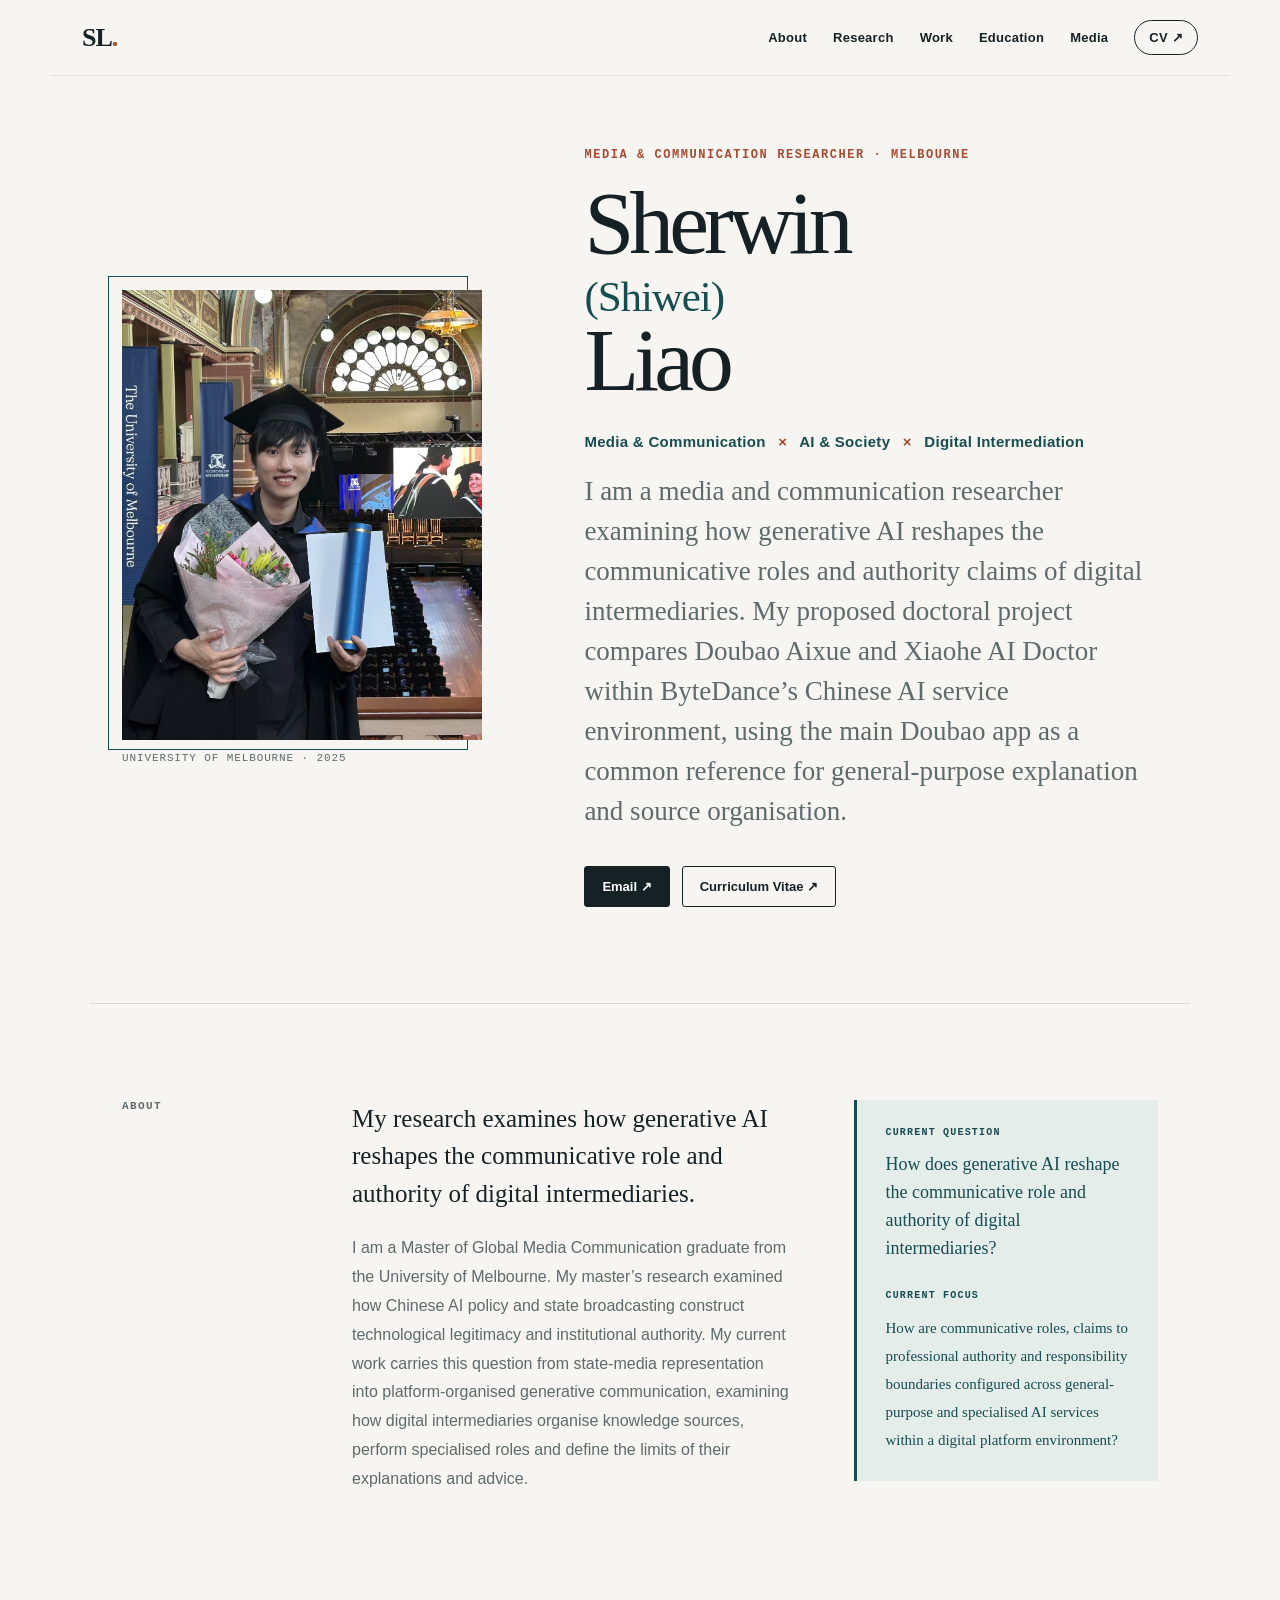
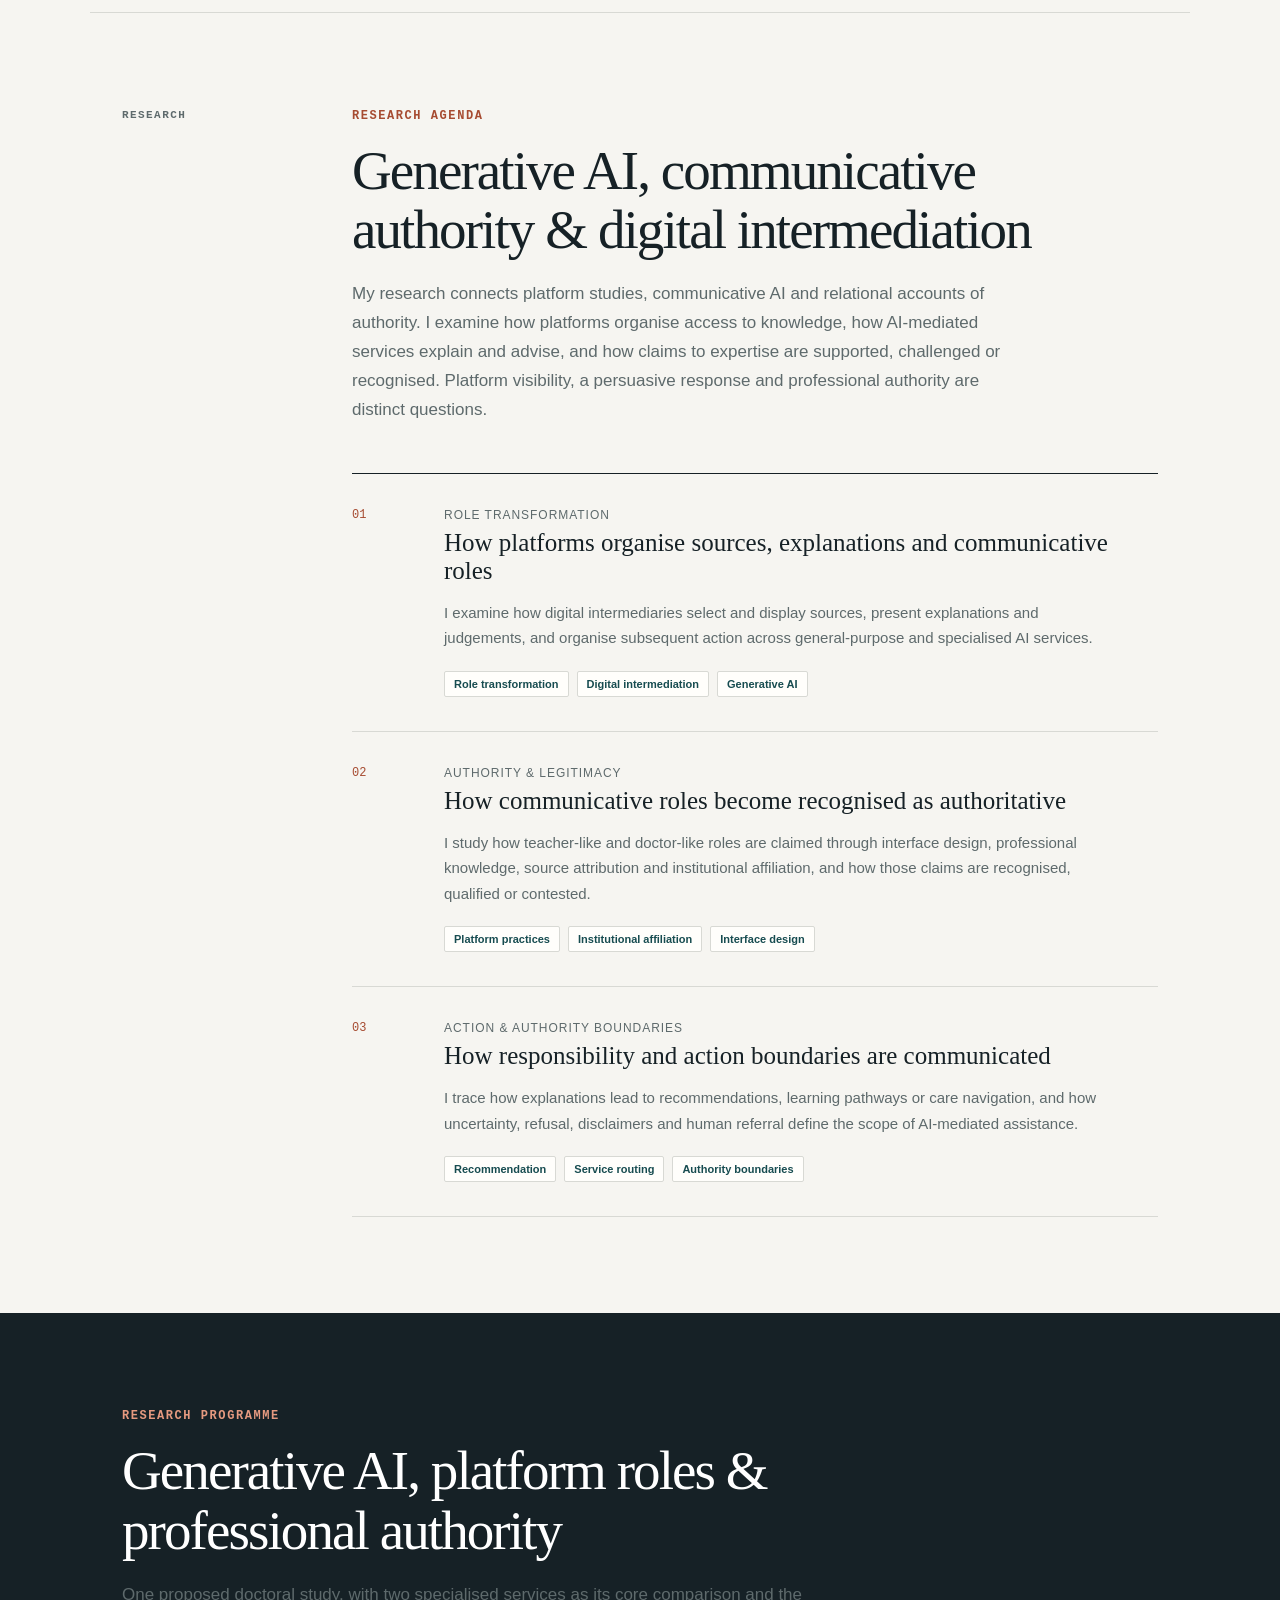
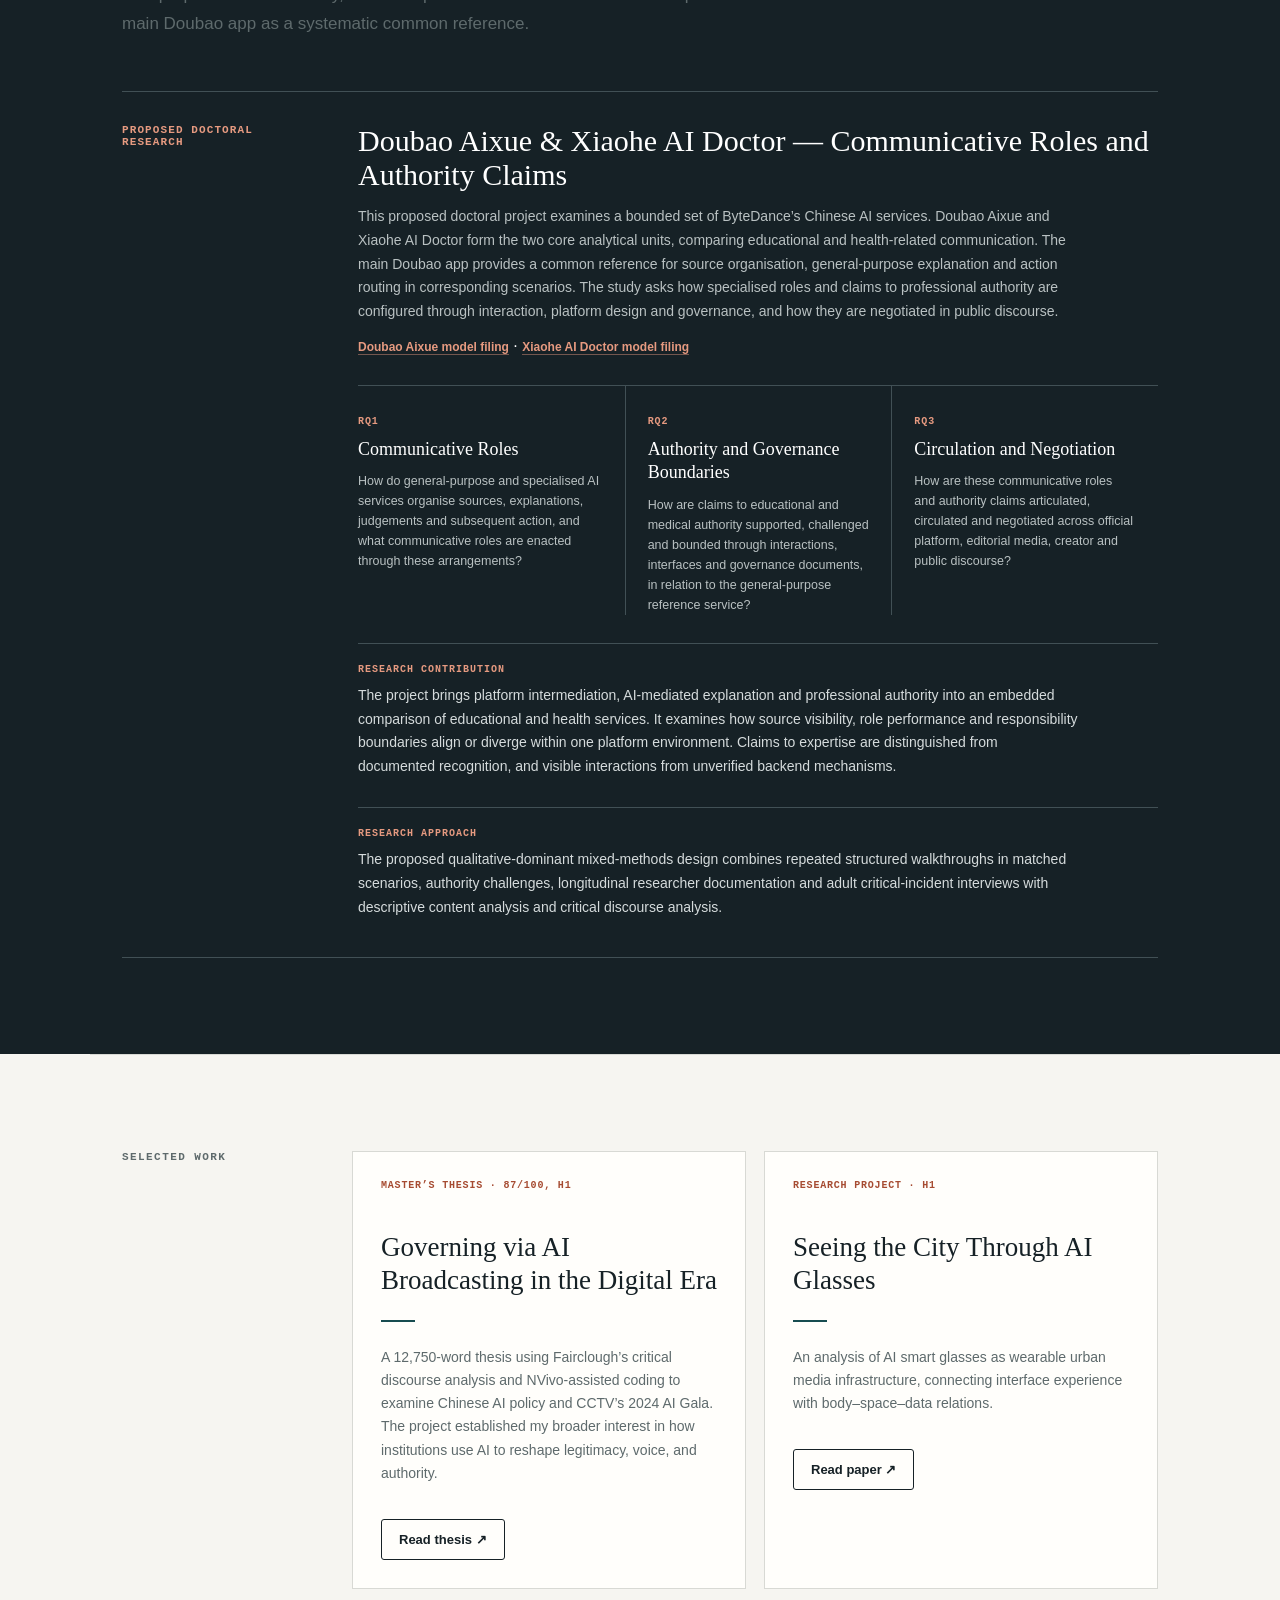
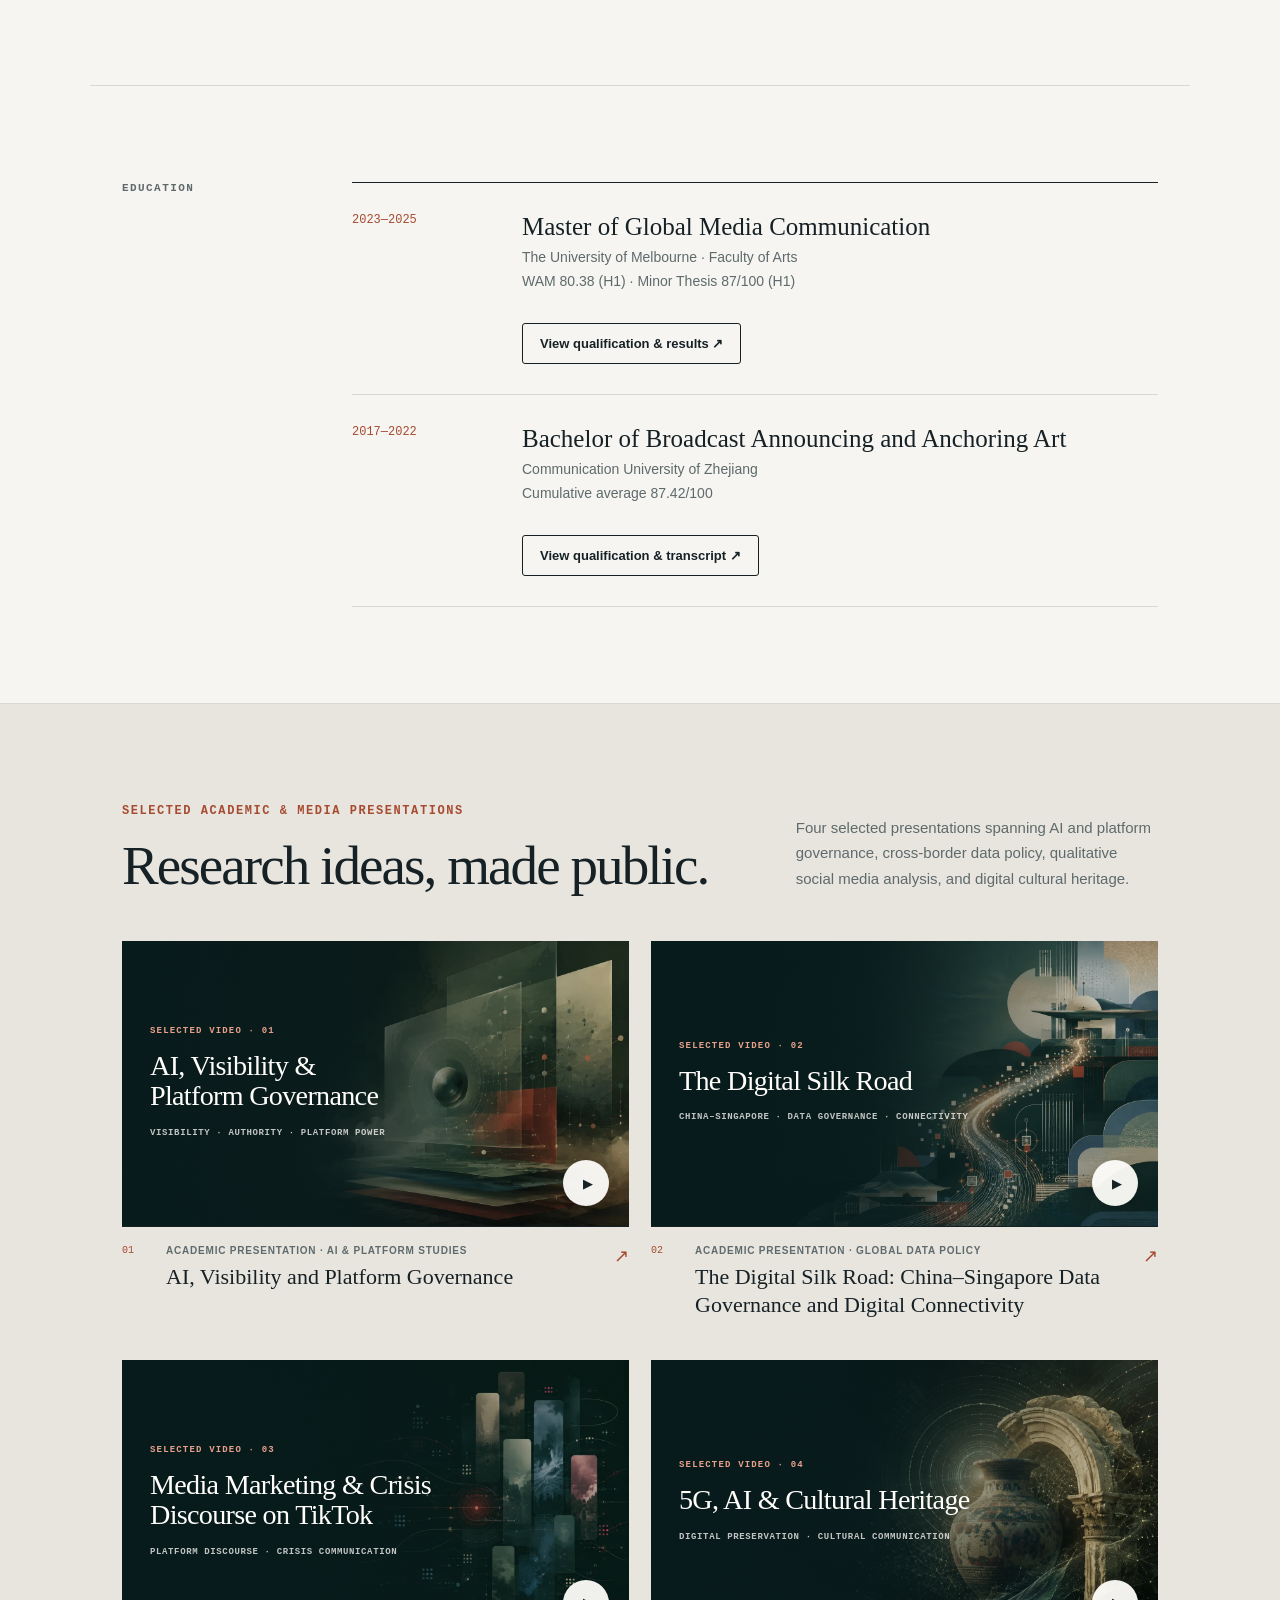
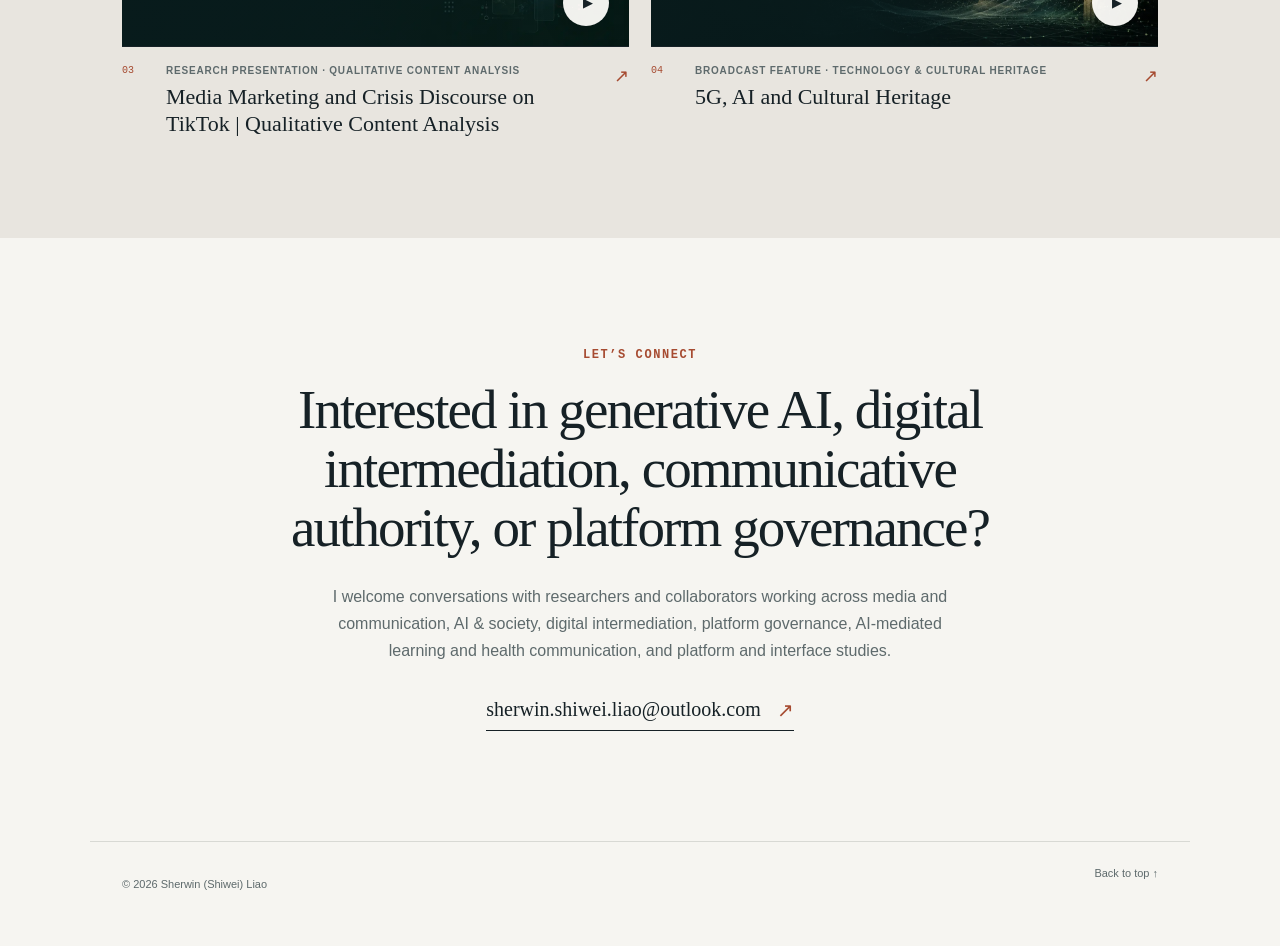
<file: index.html>
<!doctype html>
<html lang="en">
  <head>
    <meta charset="utf-8" />
    <meta name="viewport" content="width=device-width, initial-scale=1" />
    <meta name="theme-color" content="#f6f5f1" />
    <meta
      name="description"
      content="Academic portfolio of Sherwin (Shiwei) Liao, a media and communication researcher studying generative AI, digital intermediation, and communicative authority."
    />
    <meta property="og:title" content="Sherwin (Shiwei) Liao — Academic Portfolio" />
    <meta
      property="og:description"
      content="Media & Communication × AI & Society × Digital Intermediation"
    />
    <meta property="og:type" content="website" />
    <link rel="icon" href="./assets/favicon.svg" />
    <link rel="stylesheet" href="./styles.css" />
    <title>Sherwin (Shiwei) Liao — Academic Portfolio</title>
  </head>
  <body>
    <main>
      <header class="site-header">
        <a class="wordmark" href="#home" aria-label="Sherwin Liao, home">SL<span>.</span></a>
        <nav aria-label="Primary navigation">
          <a href="#about">About</a>
          <a href="#research">Research</a>
          <a href="#work">Work</a>
          <a href="#education">Education</a>
          <a class="nav-media" href="#media">Media</a>
          <a class="nav-cta" href="./assets/documents/Academic_CV_Shiwei_Liao.pdf" target="_blank" rel="noopener noreferrer">CV ↗</a>
        </nav>
      </header>

      <section class="hero" id="home">
        <div class="portrait-wrap">
          <img
            class="portrait"
            src="./assets/sherwin-graduation.jpg"
            alt="Sherwin Liao at his University of Melbourne graduation"
          />
          <p class="portrait-caption">University of Melbourne · 2025</p>
        </div>
        <div class="hero-copy">
          <p class="eyebrow">Media &amp; communication researcher · Melbourne</p>
          <h1>Sherwin <span>(Shiwei)</span> Liao</h1>
          <p class="hero-role">Media &amp; Communication <i>×</i> AI &amp; Society <i>×</i> Digital Intermediation</p>
          <p class="hero-intro">I am a media and communication researcher examining how generative AI reshapes the communicative roles and authority claims of digital intermediaries. My proposed doctoral project compares Doubao Aixue and Xiaohe AI Doctor within ByteDance’s Chinese AI service environment, using the main Doubao app as a common reference for general-purpose explanation and source organisation.</p>
          <div class="hero-links">
            <a href="mailto:sherwin.shiwei.liao@outlook.com">Email ↗</a>
            <a href="./assets/documents/Academic_CV_Shiwei_Liao.pdf" target="_blank" rel="noopener noreferrer">Curriculum Vitae ↗</a>
            
          </div>
        </div>
      </section>

      <section class="content-section about" id="about">
        <div class="section-label">About</div>
        <div class="section-body about-grid">
          <div>
            <p class="lead">My research examines how generative AI reshapes the communicative role and authority of digital intermediaries.</p>
            <p>I am a Master of Global Media Communication graduate from the University of Melbourne. My master’s research examined how Chinese AI policy and state broadcasting construct technological legitimacy and institutional authority. My current work carries this question from state-media representation into platform-organised generative communication, examining how digital intermediaries organise knowledge sources, perform specialised roles and define the limits of their explanations and advice.</p>
          </div>
          <blockquote>
            <span>Current question</span>
            How does generative AI reshape the communicative role and authority of digital intermediaries?<br><br>
            <span>Current focus</span>
            <small>How are communicative roles, claims to professional authority and responsibility boundaries configured across general-purpose and specialised AI services within a digital platform environment?</small>
          </blockquote>
        </div>
      </section>

      <section class="content-section" id="research">
        <div class="section-label">Research</div>
        <div class="section-body">
          <div class="section-heading">
            <p class="eyebrow">Research agenda</p>
            <h2>Generative AI, communicative authority &amp; digital intermediation</h2>
            <p>My research connects platform studies, communicative AI and relational accounts of authority. I examine how platforms organise access to knowledge, how AI-mediated services explain and advise, and how claims to expertise are supported, challenged or recognised. Platform visibility, a persuasive response and professional authority are distinct questions.</p>
          </div>
          <div class="research-list">
            <article class="research-card">
              <div class="research-number">01</div>
              <div>
                <p class="card-kicker">Role transformation</p>
                <h3>How platforms organise sources, explanations and communicative roles</h3>
                <p>I examine how digital intermediaries select and display sources, present explanations and judgements, and organise subsequent action across general-purpose and specialised AI services.</p>
                <div class="tags"><span>Role transformation</span><span>Digital intermediation</span><span>Generative AI</span></div>
              </div>
            </article>
            <article class="research-card">
              <div class="research-number">02</div>
              <div>
                <p class="card-kicker">Authority &amp; legitimacy</p>
                <h3>How communicative roles become recognised as authoritative</h3>
                <p>I study how teacher-like and doctor-like roles are claimed through interface design, professional knowledge, source attribution and institutional affiliation, and how those claims are recognised, qualified or contested.</p>
                <div class="tags"><span>Platform practices</span><span>Institutional affiliation</span><span>Interface design</span></div>
              </div>
            </article>
            <article class="research-card">
              <div class="research-number">03</div>
              <div>
                <p class="card-kicker">Action &amp; authority boundaries</p>
                <h3>How responsibility and action boundaries are communicated</h3>
                <p>I trace how explanations lead to recommendations, learning pathways or care navigation, and how uncertainty, refusal, disclaimers and human referral define the scope of AI-mediated assistance.</p>
                <div class="tags"><span>Recommendation</span><span>Service routing</span><span>Authority boundaries</span></div>
              </div>
            </article>
          </div>
        </div>
      </section>

      <section class="pathway-section" aria-labelledby="pathway-title">
        <div class="pathway-intro">
          <p class="eyebrow">Research programme</p>
          <h2 id="pathway-title">Generative AI, platform roles &amp; professional authority</h2>
          <p class="programme-scope">One proposed doctoral study, with two specialised services as its core comparison and the main Doubao app as a systematic common reference.</p>
        </div>
        <article class="programme-core"><span>Proposed doctoral research</span><div><h3>Doubao Aixue &amp; Xiaohe AI Doctor — Communicative Roles and Authority Claims</h3><p>This proposed doctoral project examines a bounded set of ByteDance’s Chinese AI services. Doubao Aixue and Xiaohe AI Doctor form the two core analytical units, comparing educational and health-related communication. The main Doubao app provides a common reference for source organisation, general-purpose explanation and action routing in corresponding scenarios. The study asks how specialised roles and claims to professional authority are configured through interaction, platform design and governance, and how they are negotiated in public discourse.</p><a class="programme-source" href="https://lf26-cdn-tos.draftstatic.com/obj/ies-hotsoon-draft/turing/1708ad48-2a27-464b-bd63-737cf6b8608a.html" target="_blank" rel="noopener noreferrer">Doubao Aixue model filing</a> · <a class="programme-source" href="https://lf3-cdn-tos.draftstatic.com/obj/ies-hotsoon-draft/aidoctor-111/9f3837fb-da23-4dd9-9111-5df7051c2e3c.html" target="_blank" rel="noopener noreferrer">Xiaohe AI Doctor model filing</a><div class="doctoral-rqs"><div><span>RQ1</span><h4>Communicative Roles</h4><p>How do general-purpose and specialised AI services organise sources, explanations, judgements and subsequent action, and what communicative roles are enacted through these arrangements?</p></div><div><span>RQ2</span><h4>Authority and Governance Boundaries</h4><p>How are claims to educational and medical authority supported, challenged and bounded through interactions, interfaces and governance documents, in relation to the general-purpose reference service?</p></div><div><span>RQ3</span><h4>Circulation and Negotiation</h4><p>How are these communicative roles and authority claims articulated, circulated and negotiated across official platform, editorial media, creator and public discourse?</p></div></div><div class="doctoral-contribution"><span>Research contribution</span><p>The project brings platform intermediation, AI-mediated explanation and professional authority into an embedded comparison of educational and health services. It examines how source visibility, role performance and responsibility boundaries align or diverge within one platform environment. Claims to expertise are distinguished from documented recognition, and visible interactions from unverified backend mechanisms.</p></div><div class="doctoral-contribution"><span>Research approach</span><p>The proposed qualitative-dominant mixed-methods design combines repeated structured walkthroughs in matched scenarios, authority challenges, longitudinal researcher documentation and adult critical-incident interviews with descriptive content analysis and critical discourse analysis.</p></div></div></article>
      </section>

      <section class="content-section" id="work">
        <div class="section-label">Selected work</div>
        <div class="section-body">
          <div class="work-grid">
            <article class="work-card">
              <p>Master’s thesis · 87/100, H1</p>
              <h3>Governing via AI Broadcasting in the Digital Era</h3>
              <div class="work-rule"></div>
              <p class="work-description">A 12,750-word thesis using Fairclough’s critical discourse analysis and NVivo-assisted coding to examine Chinese AI policy and CCTV’s 2024 AI Gala. The project established my broader interest in how institutions use AI to reshape legitimacy, voice, and authority.</p>
              <div class="hero-links"><a href="./assets/documents/Minor_Thesis_Shiwei_Liao.pdf" target="_blank" rel="noopener noreferrer">Read thesis ↗</a></div>
            </article>
            <article class="work-card"><p>Research project · H1</p><h3>Seeing the City Through AI Glasses</h3><div class="work-rule"></div><p class="work-description">An analysis of AI smart glasses as wearable urban media infrastructure, connecting interface experience with body–space–data relations.</p><div class="hero-links"><a href="./assets/documents/Seeing_the_City_Through_AI_Glasses.pdf" target="_blank" rel="noopener noreferrer">Read paper ↗</a></div></article>
          </div>
        </div>
      </section>

      <section class="content-section education" id="education">
        <div class="section-label">Education</div>
        <div class="section-body education-list">
          <article>
            <div class="year">2023—2025</div>
            <div>
              <h3>Master of Global Media Communication</h3>
              <p>The University of Melbourne · Faculty of Arts</p>
              <p>WAM 80.38 (H1) · Minor Thesis 87/100 (H1)</p>
              <div class="hero-links"><a href="./assets/documents/Proof_of_Master_Qualifications.pdf" target="_blank" rel="noopener noreferrer">View qualification &amp; results ↗</a></div>
            </div>
          </article>
          <article>
            <div class="year">2017—2022</div>
            <div>
              <h3>Bachelor of Broadcast Announcing and Anchoring Art</h3>
              <p>Communication University of Zhejiang</p>
              <p>Cumulative average 87.42/100</p>
              <div class="hero-links"><a href="./assets/documents/Proof_of_Undergraduate_Qualifications.pdf" target="_blank" rel="noopener noreferrer">View qualification &amp; transcript ↗</a></div>
            </div>
          </article>
        </div>
      </section>

      <section class="media-section" id="media">
        <div class="media-heading">
          <div><p class="eyebrow">Selected academic &amp; media presentations</p><h2>Research ideas, made public.</h2></div>
          <p>Four selected presentations spanning AI and platform governance, cross-border data policy, qualitative social media analysis, and digital cultural heritage.</p>
        </div>
        <div class="media-grid">
          <a class="media-card" href="https://youtu.be/8BSIhKdDWLQ" target="_blank" rel="noopener noreferrer" aria-label="AI, Visibility and Platform Governance — watch on YouTube">
            <div class="media-image-wrap"><img src="./assets/video-covers/ai-visibility-platform-governance.webp" alt="" /><div class="media-cover-shade" aria-hidden="true"></div><div class="media-cover-copy"><span>Selected video · 01</span><h3>AI, Visibility &amp; Platform Governance</h3><p>Visibility · Authority · Platform power</p></div><span class="play-button" aria-hidden="true">▶</span></div>
            <div class="media-card-copy"><span>01</span><div><p>Academic presentation · AI &amp; platform studies</p><h3>AI, Visibility and Platform Governance</h3></div><span class="watch-arrow" aria-hidden="true">↗</span></div>
          </a>
          <a class="media-card" href="https://youtu.be/BRigvI-8vm8" target="_blank" rel="noopener noreferrer" aria-label="The Digital Silk Road — watch on YouTube">
            <div class="media-image-wrap"><img src="./assets/video-covers/digital-silk-road.webp" alt="" /><div class="media-cover-shade" aria-hidden="true"></div><div class="media-cover-copy"><span>Selected video · 02</span><h3>The Digital Silk Road</h3><p>China–Singapore · Data governance · Connectivity</p></div><span class="play-button" aria-hidden="true">▶</span></div>
            <div class="media-card-copy"><span>02</span><div><p>Academic presentation · Global data policy</p><h3>The Digital Silk Road: China–Singapore Data Governance and Digital Connectivity</h3></div><span class="watch-arrow" aria-hidden="true">↗</span></div>
          </a>
          <a class="media-card" href="https://youtu.be/gcQTT3Xt76Y" target="_blank" rel="noopener noreferrer" aria-label="Media Marketing and Crisis Discourse on TikTok — watch on YouTube">
            <div class="media-image-wrap"><img src="./assets/video-covers/tiktok-crisis-discourse.webp" alt="" /><div class="media-cover-shade" aria-hidden="true"></div><div class="media-cover-copy"><span>Selected video · 03</span><h3>Media Marketing &amp; Crisis Discourse on TikTok</h3><p>Platform discourse · Crisis communication</p></div><span class="play-button" aria-hidden="true">▶</span></div>
            <div class="media-card-copy"><span>03</span><div><p>Research presentation · Qualitative content analysis</p><h3>Media Marketing and Crisis Discourse on TikTok | Qualitative Content Analysis</h3></div><span class="watch-arrow" aria-hidden="true">↗</span></div>
          </a>
          <a class="media-card" href="https://youtu.be/YgOfC-S9UMA" target="_blank" rel="noopener noreferrer" aria-label="5G, AI and Cultural Heritage — watch on YouTube">
            <div class="media-image-wrap"><img src="./assets/video-covers/5g-ai-cultural-heritage.webp" alt="" /><div class="media-cover-shade" aria-hidden="true"></div><div class="media-cover-copy"><span>Selected video · 04</span><h3>5G, AI &amp; Cultural Heritage</h3><p>Digital preservation · Cultural communication</p></div><span class="play-button" aria-hidden="true">▶</span></div>
            <div class="media-card-copy"><span>04</span><div><p>Broadcast feature · Technology &amp; cultural heritage</p><h3>5G, AI and Cultural Heritage</h3></div><span class="watch-arrow" aria-hidden="true">↗</span></div>
          </a>
        </div>
      </section>

      <section class="contact" id="contact">
        <p class="eyebrow">Let’s connect</p>
        <h2>Interested in generative AI, digital intermediation, communicative authority, or platform governance?</h2>
        <p>I welcome conversations with researchers and collaborators working across media and communication, AI &amp; society, digital intermediation, platform governance, AI-mediated learning and health communication, and platform and interface studies.</p>
        <a href="mailto:sherwin.shiwei.liao@outlook.com">sherwin.shiwei.liao@outlook.com <span>↗</span></a>
      </section>

      <footer><p>© 2026 Sherwin (Shiwei) Liao</p><a href="#home">Back to top ↑</a></footer>
    </main>
  </body>
</html>
</file>
<file: styles.css>
:root {
  --paper: #f6f5f1;
  --white: #fffefb;
  --ink: #162126;
  --muted: #5e6a6c;
  --line: #d8d9d4;
  --accent: #a64b31;
  --teal: #174c50;
  --soft-teal: #e5edeb;
}

* { box-sizing: border-box; }
html { scroll-behavior: smooth; }
body { margin: 0; background: var(--paper); color: var(--ink); font-family: Arial, Helvetica, sans-serif; }
a { color: inherit; text-decoration: none; }

.site-header { position: sticky; top: 0; z-index: 20; display: flex; align-items: center; justify-content: space-between; max-width: 1180px; margin: 0 auto; padding: 20px 32px; background: color-mix(in srgb, var(--paper) 92%, transparent); backdrop-filter: blur(18px); border-bottom: 1px solid color-mix(in srgb, var(--line) 65%, transparent); }
.wordmark { font-family: Georgia, "Times New Roman", serif; font-size: 26px; font-weight: 700; letter-spacing: -.04em; }
.wordmark span { color: var(--accent); }
nav { display: flex; align-items: center; gap: 26px; }
nav a { font-size: 13px; font-weight: 600; letter-spacing: .02em; }
nav a:hover { color: var(--accent); }
.nav-cta { padding: 9px 14px; border: 1px solid var(--ink); border-radius: 999px; }

.hero { display: grid; grid-template-columns: 360px 1fr; gap: clamp(48px, 8vw, 112px); align-items: center; max-width: 1100px; min-height: 690px; margin: 0 auto; padding: 72px 32px 96px; }
.portrait-wrap { position: relative; }
.portrait-wrap::before { content: ""; position: absolute; inset: -14px 14px 14px -14px; border: 1px solid var(--teal); z-index: -1; }
.portrait { display: block; width: 100%; aspect-ratio: 4/5; object-fit: cover; object-position: 50% 39%; filter: saturate(.88) contrast(1.02); }
.portrait-caption { margin: 12px 0 0; color: var(--muted); font: 11px ui-monospace, SFMono-Regular, Menlo, monospace; letter-spacing: .08em; text-transform: uppercase; }
.eyebrow { margin: 0 0 18px; color: var(--accent); font: 700 12px ui-monospace, SFMono-Regular, Menlo, monospace; letter-spacing: .13em; text-transform: uppercase; }
.hero h1 { margin: 0; font-family: Georgia, "Times New Roman", serif; font-size: clamp(56px, 7vw, 91px); line-height: .96; letter-spacing: -.055em; font-weight: 500; }
.hero h1 span { display: block; margin-top: 10px; color: var(--teal); font-size: .48em; letter-spacing: -.025em; }
.hero-role { margin: 30px 0 22px; color: var(--teal); font-size: 15px; font-weight: 700; letter-spacing: .02em; }
.hero-role i { margin: 0 8px; color: var(--accent); font-style: normal; }
.hero-intro { max-width: 660px; margin: 0; color: var(--muted); font-family: Georgia, "Times New Roman", serif; font-size: clamp(20px, 2.2vw, 27px); line-height: 1.48; }
.hero-links { display: flex; gap: 12px; margin-top: 34px; flex-wrap: wrap; }
.hero-links a { padding: 12px 17px; background: var(--ink); color: white; border: 1px solid var(--ink); border-radius: 3px; font-size: 13px; font-weight: 700; transition: transform .2s ease; }
.hero-links a:last-child { background: transparent; color: var(--ink); }
.hero-links a:hover { transform: translateY(-2px); }

.content-section { display: grid; grid-template-columns: 170px 1fr; gap: 60px; max-width: 1100px; margin: 0 auto; padding: 96px 32px; border-top: 1px solid var(--line); }
.section-label { color: var(--muted); font: 700 11px ui-monospace, SFMono-Regular, Menlo, monospace; letter-spacing: .13em; text-transform: uppercase; }
.section-body { min-width: 0; }
.about-grid { display: grid; grid-template-columns: 1.3fr .9fr; gap: 64px; }
.about p { margin: 0 0 22px; color: var(--muted); font-size: 16px; line-height: 1.8; }
.about .lead { color: var(--ink); font-family: Georgia, "Times New Roman", serif; font-size: 25px; line-height: 1.5; }
blockquote { align-self: start; margin: 0; padding: 27px 28px; background: var(--soft-teal); border-left: 3px solid var(--teal); color: var(--teal); font-family: Georgia, "Times New Roman", serif; font-size: 18px; line-height: 1.55; }
blockquote span { display: block; margin-bottom: 13px; font: 700 10px ui-monospace, SFMono-Regular, Menlo, monospace; letter-spacing: .12em; text-transform: uppercase; }
.section-heading { max-width: 760px; margin-bottom: 48px; }
.section-heading h2, .pathway-intro h2, .media-heading h2, .contact h2 { margin: 0; font-family: Georgia, "Times New Roman", serif; font-size: clamp(38px, 4.3vw, 57px); font-weight: 500; line-height: 1.08; letter-spacing: -.035em; }
.programme-scope { max-width: 720px; margin: 21px 0 0; color: var(--muted); font-size: 17px; line-height: 1.7; }
.section-heading > p:last-child { max-width: 650px; margin: 21px 0 0; color: var(--muted); font-size: 17px; line-height: 1.7; }
.research-list { border-top: 1px solid var(--ink); }
.research-card { display: grid; grid-template-columns: 70px 1fr; gap: 22px; padding: 34px 0; border-bottom: 1px solid var(--line); }
.research-number { color: var(--accent); font: 12px ui-monospace, SFMono-Regular, Menlo, monospace; }
.card-kicker { margin: 0 0 7px; color: var(--muted); font-size: 12px; text-transform: uppercase; letter-spacing: .08em; }
.research-card h3, .work-card h3, .education-list h3 { margin: 0; font-family: Georgia, "Times New Roman", serif; font-size: 25px; font-weight: 500; }
.research-card > div > p:not(.card-kicker) { max-width: 680px; color: var(--muted); font-size: 15px; line-height: 1.7; }
.tags { display: flex; gap: 8px; flex-wrap: wrap; margin-top: 20px; }
.tags span { padding: 6px 9px; background: var(--white); border: 1px solid var(--line); border-radius: 2px; color: var(--teal); font-size: 11px; font-weight: 700; }

.pathway-section { padding: 96px max(32px, calc((100vw - 1036px)/2)); background: var(--ink); color: white; }
.pathway-intro { max-width: 730px; margin-bottom: 52px; }
.pathway-intro .eyebrow { color: #e69a80; }
.programme-core { display: grid; grid-template-columns: 200px 1fr; gap: 36px; padding: 32px 0 38px; border-top: 1px solid #415055; border-bottom: 1px solid #415055; }
.programme-core > span, .programme-subheading { color: #e69a80; font: 700 11px ui-monospace, SFMono-Regular, Menlo, monospace; letter-spacing: .1em; text-transform: uppercase; }
.programme-core h3 { margin: 0 0 13px; font-family: Georgia, "Times New Roman", serif; font-size: 30px; font-weight: 500; }
.programme-core p { max-width: 720px; margin: 0; color: #b9c1c2; font-size: 14px; line-height: 1.7; }
.doctoral-rqs { display: grid; grid-template-columns: repeat(3, 1fr); gap: 0; margin-top: 30px; border-top: 1px solid #415055; }
.doctoral-rqs > div { padding: 24px 22px 0; border-left: 1px solid #415055; }
.doctoral-rqs > div:first-child { padding-left: 0; border-left: 0; }
.doctoral-rqs span { color: #e69a80; font: 700 10px ui-monospace, SFMono-Regular, Menlo, monospace; letter-spacing: .09em; }
.doctoral-rqs h4 { margin: 10px 0; font-family: Georgia, "Times New Roman", serif; font-size: 18px; font-weight: 500; line-height: 1.3; }
.doctoral-rqs p { font-size: 12.5px; line-height: 1.6; }
.doctoral-contribution { margin-top: 28px; padding-top: 20px; border-top: 1px solid #415055; }
.doctoral-contribution > span { display: block; margin-bottom: 9px; color: #e69a80; font: 700 10px ui-monospace, SFMono-Regular, Menlo, monospace; letter-spacing: .1em; text-transform: uppercase; }
.doctoral-contribution p { max-width: 720px; color: #d5dbdc; }
.programme-source { display: inline-block; margin-top: 16px; color: #e69a80; font-size: 12px; font-weight: 650; text-decoration: none; border-bottom: 1px solid rgba(230, 154, 128, .45); }
.programme-source:hover { color: #fff; border-bottom-color: #fff; }
.programme-subheading { margin: 56px 0 8px; padding-top: 30px; border-top: 1px solid #415055; }
.programme-extension-note { max-width: 620px; margin: 0 0 24px; color: #b9c1c2; font-size: 14px; font-style: italic; line-height: 1.6; }
.future-directions { display: grid; grid-template-columns: repeat(3, 1fr); }
.future-directions article { min-height: 190px; padding: 24px 25px 0; border-left: 1px solid #415055; }
.future-directions article:first-child { padding-left: 0; border-left: 0; }
.future-directions span { color: #e69a80; font: 700 10px ui-monospace, SFMono-Regular, Menlo, monospace; letter-spacing: .08em; text-transform: uppercase; }
.future-directions h3 { margin: 28px 0 12px; font-family: Georgia, "Times New Roman", serif; font-size: 21px; font-weight: 500; line-height: 1.25; }
.future-directions p { margin: 0; color: #b9c1c2; font-size: 13px; line-height: 1.65; }
.future-directions .programme-mechanism { margin-top: 16px; color: #d5dbdc; }
.programme-mechanism strong { display: block; margin-bottom: 4px; color: #e69a80; font: 700 9px ui-monospace, SFMono-Regular, Menlo, monospace; letter-spacing: .08em; text-transform: uppercase; }
.programme-question { max-width: 780px; margin: 52px 0 0; padding-top: 28px; border-top: 1px solid #415055; color: white !important; font-family: Georgia, "Times New Roman", serif; font-size: 22px !important; line-height: 1.5 !important; }
.programme-question span { display: block; margin-bottom: 12px; color: #e69a80; font-family: var(--font-geist-mono), monospace; font-size: 11px; font-weight: 700; letter-spacing: .1em; text-transform: uppercase; }

.work-grid { display: grid; grid-template-columns: repeat(2, 1fr); gap: 18px; }
.work-card { min-height: 300px; padding: 28px; background: var(--white); border: 1px solid var(--line); }
.work-card > p:first-child { margin: 0 0 40px; color: var(--accent); font: 700 10px ui-monospace, SFMono-Regular, Menlo, monospace; letter-spacing: .08em; text-transform: uppercase; }
.work-card h3 { max-width: 360px; font-size: 27px; line-height: 1.2; }
.work-rule { width: 34px; height: 2px; margin: 24px 0; background: var(--teal); }
.work-card .work-description { margin: 0; color: var(--muted); font-size: 14px; line-height: 1.65; }
.education-list { border-top: 1px solid var(--ink); }
.education-list article { display: grid; grid-template-columns: 145px 1fr; gap: 25px; padding: 30px 0; border-bottom: 1px solid var(--line); }
.year { color: var(--accent); font: 12px ui-monospace, SFMono-Regular, Menlo, monospace; }
.education-list p { margin: 8px 0 0; color: var(--muted); font-size: 14px; }

.media-section { padding: 100px max(32px, calc((100vw - 1036px)/2)); background: #e8e5df; border-top: 1px solid var(--line); }
.media-heading { display: grid; grid-template-columns: 1.25fr .75fr; gap: 70px; align-items: end; margin-bottom: 46px; }
.media-heading > p { margin: 0 0 4px; color: var(--muted); font-size: 15px; line-height: 1.7; }
.media-grid { display: grid; grid-template-columns: repeat(2, 1fr); gap: 42px 22px; }
.media-card { display: block; }
.media-image-wrap { position: relative; overflow: hidden; aspect-ratio: 16/9; background: var(--ink); isolation: isolate; }
.media-image-wrap img { width: 100%; height: 100%; object-fit: cover; transition: transform .45s ease, opacity .45s ease; }
.media-cover-shade { position: absolute; inset: 0; z-index: 1; background: linear-gradient(90deg, rgba(8,27,28,.96) 0%, rgba(8,27,28,.86) 43%, rgba(8,27,28,.38) 68%, rgba(8,27,28,.08) 100%); }
.media-cover-copy { position: absolute; z-index: 2; top: 0; left: 0; display: flex; flex-direction: column; justify-content: center; width: 76%; height: 100%; padding: 28px 28px 30px; color: var(--white); }
.media-cover-copy > span { margin-bottom: 15px; color: #e7a18b; font: 700 9px ui-monospace, SFMono-Regular, Menlo, monospace; letter-spacing: .13em; text-transform: uppercase; }
.media-cover-copy h3 { margin: 0; font-family: Georgia, "Times New Roman", serif; font-size: clamp(23px, 2.2vw, 31px); font-weight: 500; line-height: 1.08; letter-spacing: -.025em; text-wrap: balance; }
.media-cover-copy p { max-width: 330px; margin: 15px 0 0; color: rgba(255,254,251,.75); font: 600 9px/1.45 ui-monospace, SFMono-Regular, Menlo, monospace; letter-spacing: .07em; text-transform: uppercase; }
.play-button { position: absolute; z-index: 3; right: 20px; bottom: 20px; display: grid; place-items: center; width: 46px; height: 46px; padding-left: 3px; border-radius: 50%; background: rgba(255,254,251,.94); color: var(--ink); font-size: 13px; box-shadow: 0 7px 22px rgba(0,0,0,.18); transition: transform .25s ease, background .25s ease; }
.media-card-copy { display: grid; grid-template-columns: 32px 1fr 24px; gap: 12px; padding-top: 18px; border-top: 1px solid var(--ink); }
.media-card-copy > span:first-child { color: var(--accent); font: 10px ui-monospace, SFMono-Regular, Menlo, monospace; }
.media-card-copy p { margin: 0 0 7px; color: var(--muted); font-size: 10px; font-weight: 700; letter-spacing: .08em; text-transform: uppercase; }
.media-card-copy h3 { margin: 0; font-family: Georgia, "Times New Roman", serif; font-size: 22px; font-weight: 500; line-height: 1.25; }
.watch-arrow { justify-self: end; color: var(--accent); font-size: 18px; }
.media-card:hover .media-image-wrap img { transform: scale(1.035); opacity: .86; }
.media-card:hover .play-button { transform: scale(1.08); background: white; }
.media-card:focus-visible { outline: 2px solid var(--accent); outline-offset: 5px; }

.contact { max-width: 1100px; margin: 0 auto; padding: 110px 32px; text-align: center; }
.contact h2 { max-width: 820px; margin: 0 auto; }
.contact > p:not(.eyebrow) { max-width: 650px; margin: 25px auto 34px; color: var(--muted); line-height: 1.7; }
.contact > a { display: inline-flex; gap: 16px; padding-bottom: 8px; border-bottom: 1px solid var(--ink); font-family: Georgia, serif; font-size: 20px; }
.contact > a span { color: var(--accent); }
footer { display: flex; justify-content: space-between; max-width: 1100px; margin: 0 auto; padding: 25px 32px 45px; border-top: 1px solid var(--line); color: var(--muted); font-size: 11px; }

@media (max-width: 820px) {
  .site-header { padding: 16px 20px; }
  nav { gap: 15px; }
  nav a:nth-child(2), nav a:nth-child(3), nav a:nth-child(4), .nav-media { display: none; }
  .hero { grid-template-columns: 1fr; gap: 42px; padding: 50px 22px 75px; }
  .portrait-wrap { width: min(74vw, 350px); margin: 0 auto; }
  .hero h1 { font-size: clamp(52px, 15vw, 76px); }
  .content-section { grid-template-columns: 1fr; gap: 26px; padding: 72px 22px; }
  .about-grid { grid-template-columns: 1fr; gap: 35px; }
  .pathway-section { padding: 75px 22px; }
  .programme-core { grid-template-columns: 1fr; gap: 16px; }
  .doctoral-rqs { grid-template-columns: 1fr; }
  .doctoral-rqs > div, .doctoral-rqs > div:first-child { padding: 20px 0; border-left: 0; border-top: 1px solid #415055; }
  .doctoral-rqs > div:first-child { border-top: 0; }
  .future-directions { grid-template-columns: 1fr; }
  .future-directions article, .future-directions article:first-child { min-height: auto; padding: 24px 0; border-left: 0; border-top: 1px solid #415055; }
  .work-grid, .media-grid { grid-template-columns: 1fr; }
  .media-section { padding: 75px 22px; }
  .media-heading { grid-template-columns: 1fr; gap: 20px; }
}

@media (max-width: 520px) {
  .hero-role { line-height: 1.8; }
  .research-card { grid-template-columns: 44px 1fr; }
  .education-list article { grid-template-columns: 1fr; gap: 11px; }
  .contact > a { font-size: 15px; }
  .media-cover-copy { width: 82%; padding: 22px 20px; }
  .media-cover-copy > span { margin-bottom: 10px; font-size: 8px; }
  .media-cover-copy h3 { font-size: clamp(20px, 6.4vw, 27px); }
  .media-cover-copy p { margin-top: 11px; font-size: 8px; }
  .play-button { right: 14px; bottom: 14px; width: 40px; height: 40px; }
}

@media (prefers-reduced-motion: reduce) {
  html { scroll-behavior: auto; }
  * { transition: none !important; }
}
</file>
